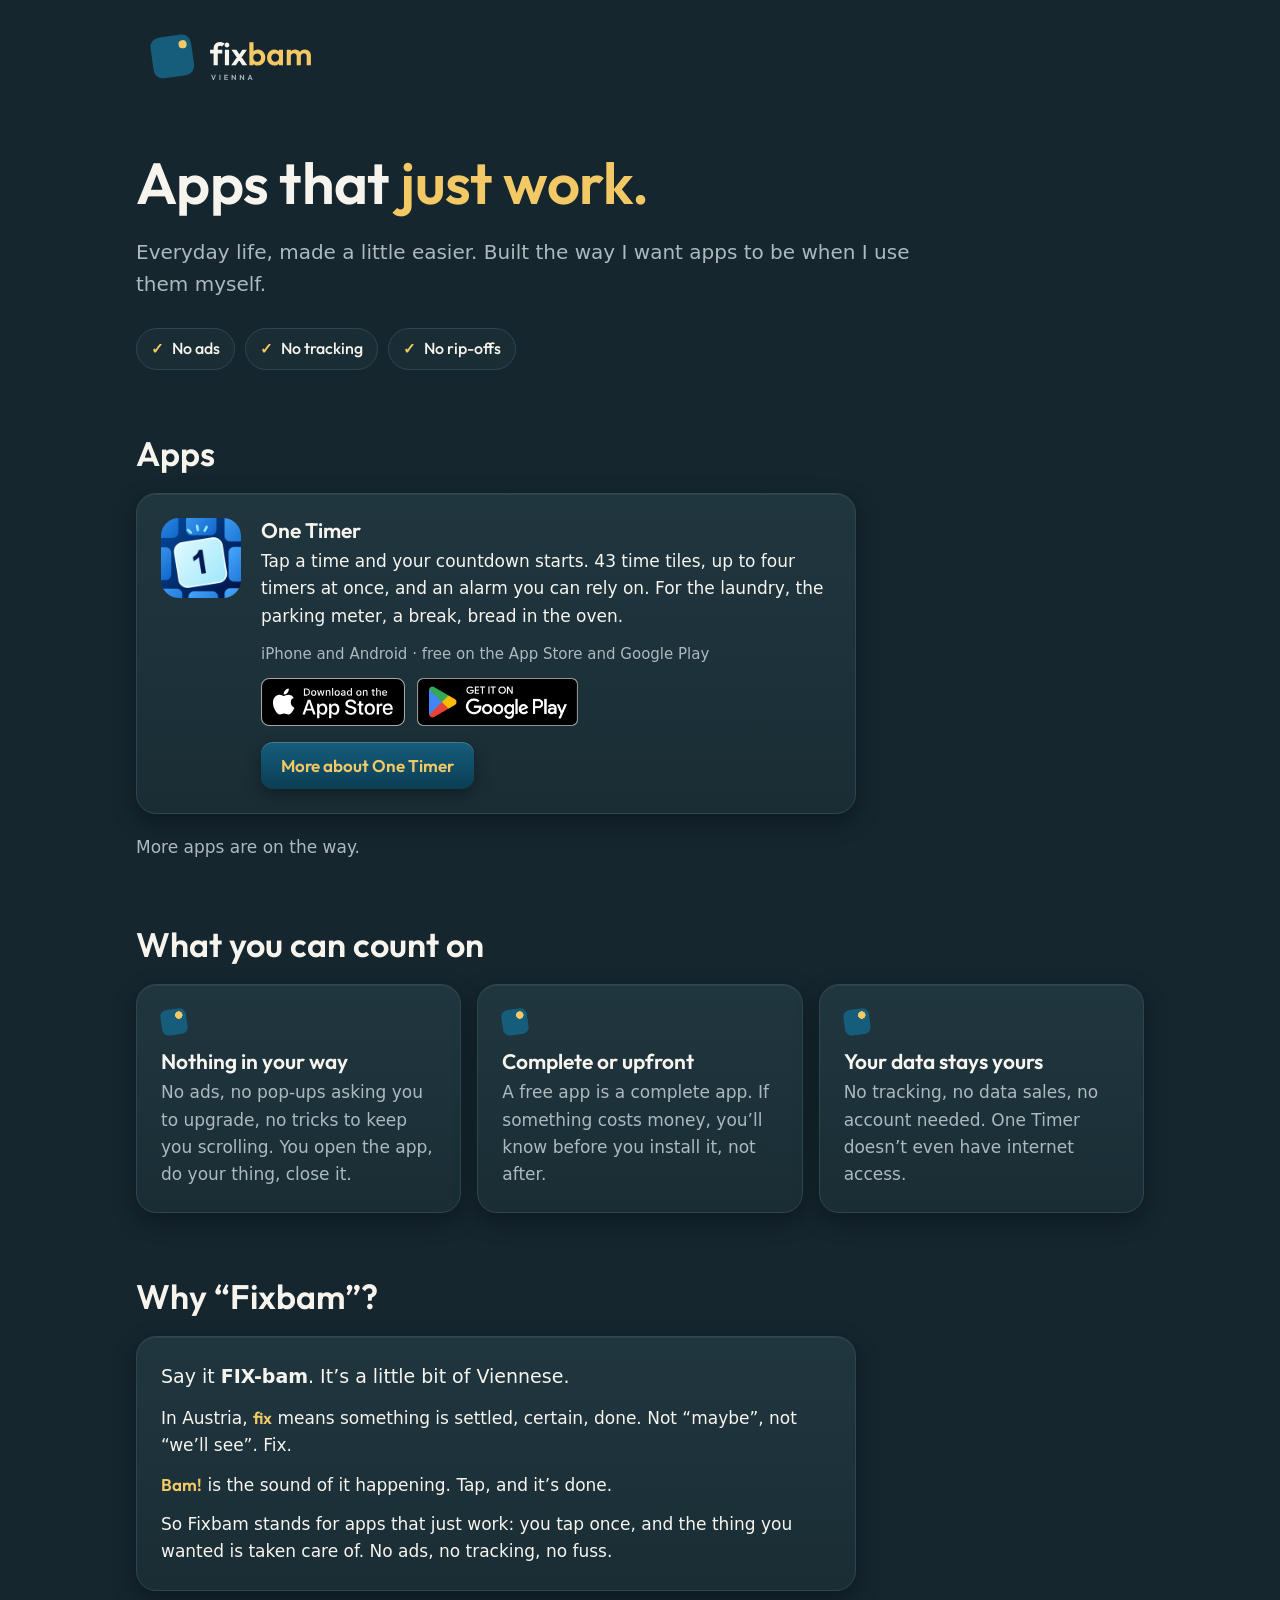
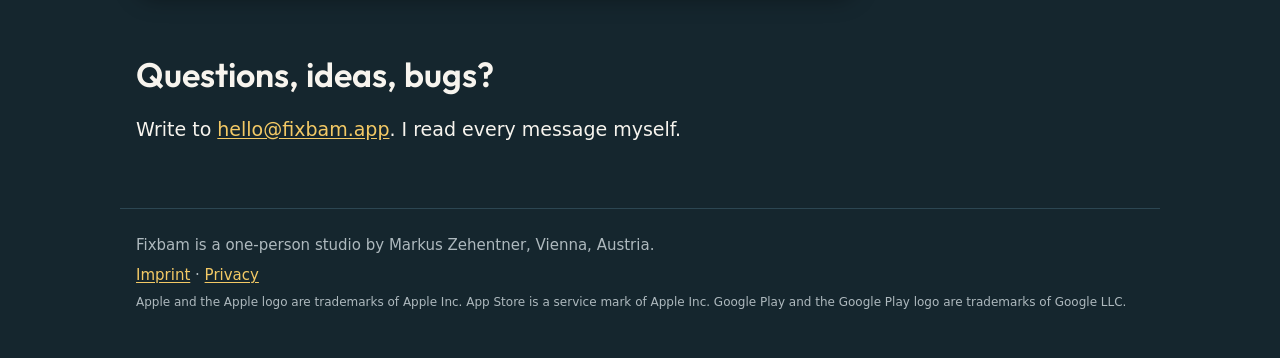
<file: index.html>
<!doctype html>
<html lang="en">
<head>
<meta charset="utf-8">
<meta name="viewport" content="width=device-width, initial-scale=1">
<title>Fixbam – Apps that just work</title>
<meta name="description" content="Fixbam makes apps that make everyday life easier. No ads, no tracking, no rip-offs.">
<meta name="theme-color" content="#15262E">
<meta property="og:title" content="Fixbam – Apps that just work">
<meta property="og:description" content="No ads, no tracking, no rip-offs.">
<meta property="og:image" content="https://fixbam.app/assets/og.png">
<meta property="og:url" content="https://fixbam.app/">
<link rel="icon" href="favicon.svg?v=3" type="image/svg+xml">
<link rel="icon" href="favicon-32.png?v=3" type="image/png" sizes="32x32">
<link rel="apple-touch-icon" href="apple-touch-icon.png?v=3">
<link rel="manifest" href="manifest.webmanifest">
<link rel="stylesheet" href="assets/style.css?v=4">
</head>
<body>
<a class="skip" href="#content">Skip to content</a>
<header class="top">
  <a class="logo" href="./"><img src="assets/logo.svg" alt="Fixbam Vienna" width="190" height="74"></a>
</header>
<main id="content">
<section class="hero">
  <h1>Apps that <em>just work.</em></h1>
  <p class="lead">Everyday life, made a little easier. Built the way I want apps to be when I use them myself.</p>
  <ul class="no">
    <li>No ads</li>
    <li>No tracking</li>
    <li>No rip-offs</li>
  </ul>
</section>

<section>
  <h2>Apps</h2>
  <div class="card app">
    <img src="assets/one-timer.png" alt="" width="80" height="80">
    <div>
      <h3>One Timer</h3>
      <p>Tap a time and your countdown starts. 43 time tiles, up to four timers at once, and an alarm you can rely on. For the laundry, the parking meter, a break, bread in the oven.</p>
      <p class="meta">iPhone and Android · free on the App Store and Google Play</p>
      <div class="stores">
        <a class="badge" href="https://apps.apple.com/app/id6836552961"><img src="assets/badges/app-store-en.svg" alt="Download on the App Store" height="48"></a>
        <a class="badge" href="https://play.google.com/store/apps/details?id=info.zehentner.oneclicktimer"><img src="assets/badges/google-play-en.png" alt="Get it on Google Play" height="48"></a>
      </div>
      <a class="btn" href="/one-timer-app/en/">More about One Timer</a>
    </div>
  </div>
  <p class="more">More apps are on the way.</p>
</section>

<section>
  <h2>What you can count on</h2>
  <div class="grid">
    <div class="card"><h3>Nothing in your way</h3><p>No ads, no pop-ups asking you to upgrade, no tricks to keep you scrolling. You open the app, do your thing, close it.</p></div>
    <div class="card"><h3>Complete or upfront</h3><p>A free app is a complete app. If something costs money, you’ll know before you install it, not after.</p></div>
    <div class="card"><h3>Your data stays yours</h3><p>No tracking, no data sales, no account needed. One Timer doesn’t even have internet access.</p></div>
  </div>
</section>

<section class="name" id="name">
  <h2>Why “Fixbam”?</h2>
  <div class="card">
    <p class="say">Say it <strong>FIX-bam</strong>. It’s a little bit of Viennese.</p>
    <p>In Austria, <em>fix</em> means something is settled, certain, done. Not “maybe”, not “we’ll see”. Fix.</p>
    <p><em>Bam!</em> is the sound of it happening. Tap, and it’s done.</p>
    <p>So Fixbam stands for apps that just work: you tap once, and the thing you wanted is taken care of. No ads, no tracking, no fuss.</p>
  </div>
</section>

<section class="contact">
  <h2>Questions, ideas, bugs?</h2>
  <p>Write to <a href="mailto:hello@fixbam.app">hello@fixbam.app</a>. I read every message myself.</p>
</section>
</main>
<footer class="foot">
  <p>Fixbam is a one-person studio by Markus Zehentner, Vienna, Austria.</p>
  <p><a href="imprint.html">Imprint</a> · <a href="privacy.html">Privacy</a></p>
  <p class="tm">Apple and the Apple logo are trademarks of Apple Inc. App Store is a service mark of Apple Inc. Google Play and the Google Play logo are trademarks of Google LLC.</p>
</footer>
</body>
</html>
</file>
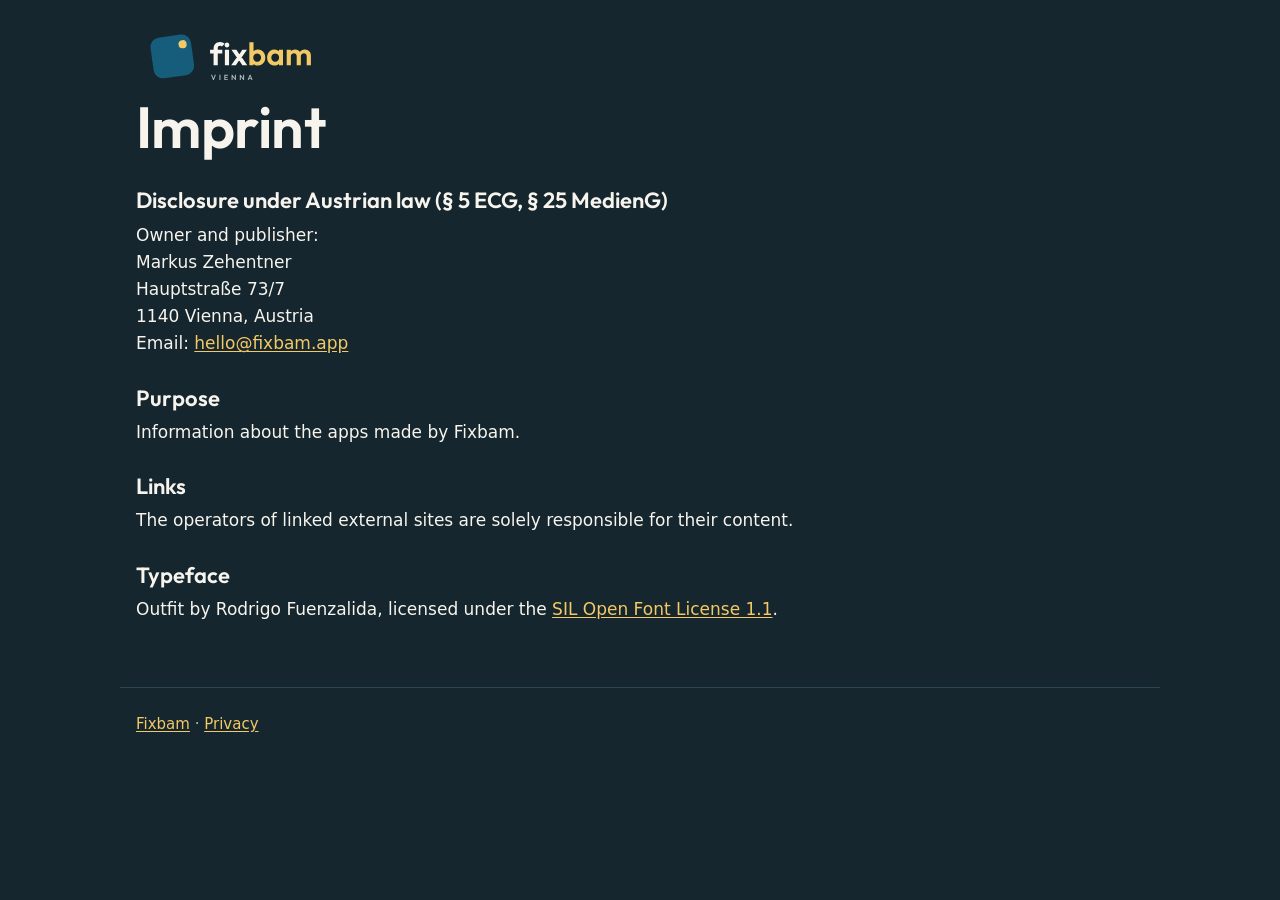
<file: imprint.html>
<!doctype html>
<html lang="en">
<head>
<meta charset="utf-8">
<meta name="viewport" content="width=device-width, initial-scale=1">
<title>Imprint – Fixbam</title>
<meta name="theme-color" content="#15262E">
<link rel="icon" href="favicon.svg?v=3" type="image/svg+xml">
<link rel="icon" href="favicon-32.png?v=3" type="image/png" sizes="32x32">
<link rel="apple-touch-icon" href="apple-touch-icon.png?v=3">
<link rel="manifest" href="manifest.webmanifest">
<link rel="stylesheet" href="assets/style.css?v=3">
</head>
<body>
<header class="top">
  <a class="logo" href="./"><img src="assets/logo.svg" alt="Fixbam Vienna" width="190" height="74"></a>
</header>
<main>
<article class="legal">
  <h1>Imprint</h1>
  <h2>Disclosure under Austrian law (§ 5 ECG, § 25 MedienG)</h2>
  <p>Owner and publisher:<br>Markus Zehentner<br>Hauptstraße 73/7<br>1140 Vienna, Austria<br>Email: <a href="mailto:hello@fixbam.app">hello@fixbam.app</a></p>
  <h2>Purpose</h2>
  <p>Information about the apps made by Fixbam.</p>
  <h2>Links</h2>
  <p>The operators of linked external sites are solely responsible for their content.</p>
  <h2>Typeface</h2>
  <p>Outfit by Rodrigo Fuenzalida, licensed under the <a href="https://openfontlicense.org">SIL Open Font License 1.1</a>.</p>
</article>
</main>
<footer class="foot">
  <p><a href="./">Fixbam</a> · <a href="privacy.html">Privacy</a></p>
</footer>
</body>
</html>
</file>
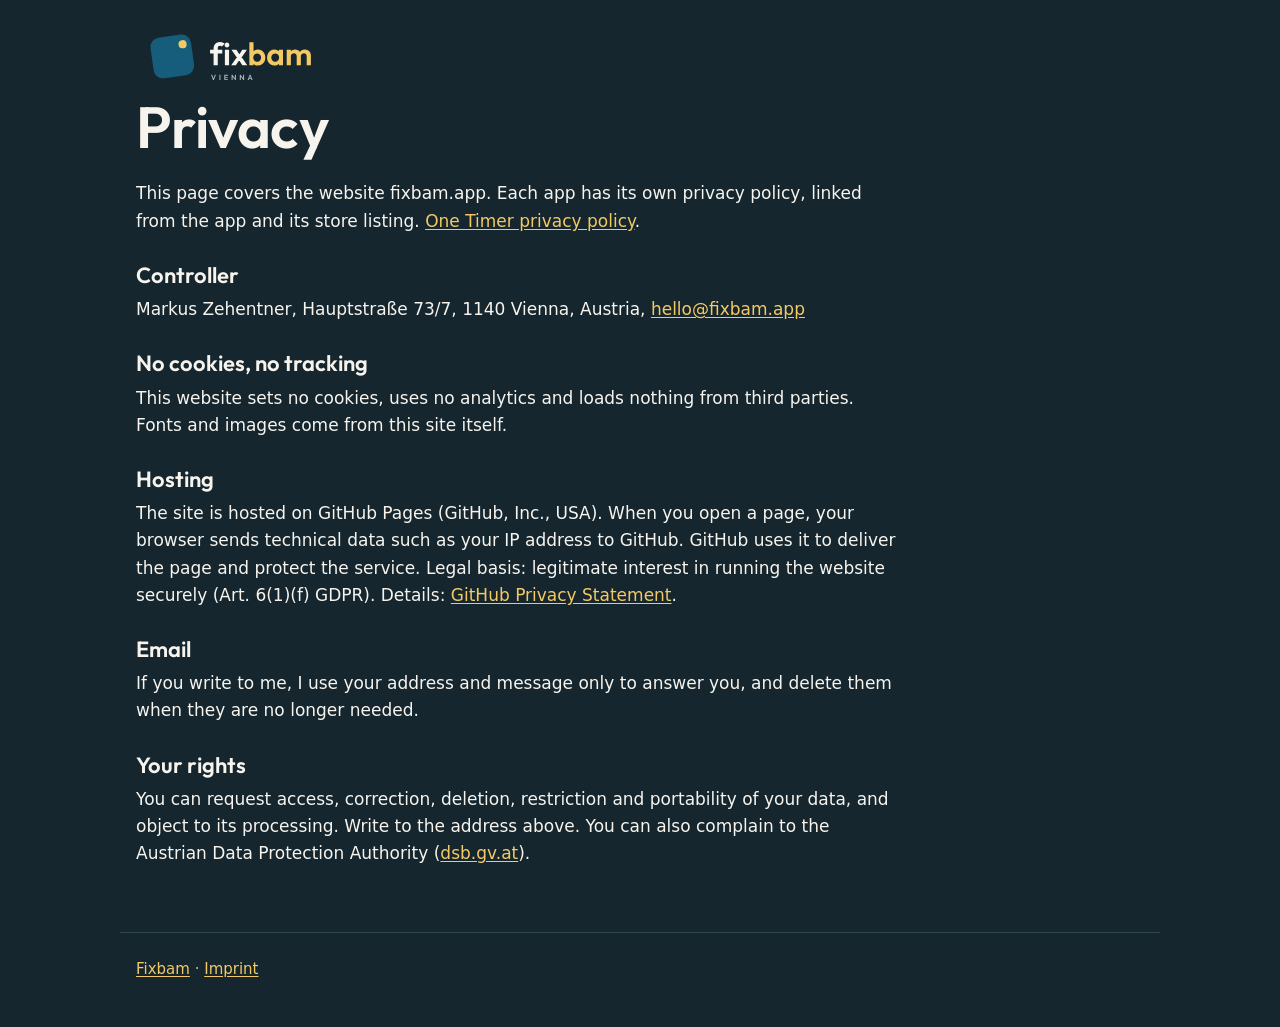
<file: privacy.html>
<!doctype html>
<html lang="en">
<head>
<meta charset="utf-8">
<meta name="viewport" content="width=device-width, initial-scale=1">
<title>Privacy – Fixbam</title>
<meta name="theme-color" content="#15262E">
<link rel="icon" href="favicon.svg?v=3" type="image/svg+xml">
<link rel="icon" href="favicon-32.png?v=3" type="image/png" sizes="32x32">
<link rel="apple-touch-icon" href="apple-touch-icon.png?v=3">
<link rel="manifest" href="manifest.webmanifest">
<link rel="stylesheet" href="assets/style.css?v=3">
</head>
<body>
<header class="top">
  <a class="logo" href="./"><img src="assets/logo.svg" alt="Fixbam Vienna" width="190" height="74"></a>
</header>
<main>
<article class="legal">
  <h1>Privacy</h1>
  <p>This page covers the website fixbam.app. Each app has its own privacy policy, linked from the app and its store listing. <a href="/one-timer-app/en/privacy.html">One Timer privacy policy</a>.</p>
  <h2>Controller</h2>
  <p>Markus Zehentner, Hauptstraße 73/7, 1140 Vienna, Austria, <a href="mailto:hello@fixbam.app">hello@fixbam.app</a></p>
  <h2>No cookies, no tracking</h2>
  <p>This website sets no cookies, uses no analytics and loads nothing from third parties. Fonts and images come from this site itself.</p>
  <h2>Hosting</h2>
  <p>The site is hosted on GitHub Pages (GitHub, Inc., USA). When you open a page, your browser sends technical data such as your IP address to GitHub. GitHub uses it to deliver the page and protect the service. Legal basis: legitimate interest in running the website securely (Art. 6(1)(f) GDPR). Details: <a href="https://docs.github.com/en/site-policy/privacy-policies/github-general-privacy-statement">GitHub Privacy Statement</a>.</p>
  <h2>Email</h2>
  <p>If you write to me, I use your address and message only to answer you, and delete them when they are no longer needed.</p>
  <h2>Your rights</h2>
  <p>You can request access, correction, deletion, restriction and portability of your data, and object to its processing. Write to the address above. You can also complain to the Austrian Data Protection Authority (<a href="https://www.dsb.gv.at">dsb.gv.at</a>).</p>

</article>
</main>
<footer class="foot">
  <p><a href="./">Fixbam</a> · <a href="imprint.html">Imprint</a></p>
</footer>
</body>
</html>
</file>
<file: assets/style.css>
/* Fixbam: Anthrazit, Petrol, Gold (Signature Dark, docs/THEMES.md) */
@font-face { font-family: "Outfit"; src: url("outfit.woff2") format("woff2"); font-weight: 100 900; font-display: swap; }

:root {
  --bg: #15262E; --ink: #F7F4EE; --muted: #AEB9BE;
  --card-top: #20363F; --card-bottom: #1A2D35; --card-border: #2C4652;
  --petrol: #165D7B; --petrol-dark: #0A3E54; --gold: #F3C965;
  --shadow: 0 1px 0 rgba(255,255,255,.06) inset, 0 8px 22px rgba(0,0,0,.35);
  color-scheme: dark;
}

* { box-sizing: border-box; }
html { -webkit-text-size-adjust: 100%; }
body {
  margin: 0; background: var(--bg); color: var(--ink);
  font: 17px/1.6 system-ui, -apple-system, "Segoe UI", Roboto, sans-serif;
}
a { color: var(--gold); text-underline-offset: 2px; }
img { max-width: 100%; height: auto; display: block; }
h1, h2, h3 { font-family: "Outfit", system-ui, sans-serif; font-weight: 600; line-height: 1.15; }
h1 { font-size: clamp(36px, 6.5vw, 58px); margin: 0 0 20px; letter-spacing: -.01em; }
h1 em { font-style: normal; color: var(--gold); }
h2 { font-size: clamp(26px, 4vw, 34px); margin: 0 0 20px; }
h3 { font-size: 21px; margin: 0 0 6px; }

.skip { position: absolute; left: -9999px; }
.skip:focus { left: 16px; top: 16px; background: var(--card-top); padding: 8px 12px; border-radius: 8px; z-index: 10; }

.top, main, .foot { max-width: 1040px; margin: 0 auto; padding-left: 16px; padding-right: 16px; }
.top { display: flex; align-items: center; justify-content: space-between; gap: 16px; padding-top: 20px; }
.top .logo img { width: 190px; }
.lang { font-size: 15px; }

main > section { margin: 64px 0; }
.hero { margin-top: 56px !important; max-width: 46em; }
.lead { font-size: 20px; color: var(--muted); margin: 0; }
.no { list-style: none; padding: 0; margin: 28px 0 0; display: flex; flex-wrap: wrap; gap: 10px; }
.no li {
  font-family: "Outfit", sans-serif; font-weight: 500; font-size: 16px;
  padding: 7px 14px; border-radius: 999px; border: 1px solid var(--card-border); background: var(--card-bottom);
}
.no li::before { content: "✓"; color: var(--gold); margin-right: 8px; font-size: 15px; font-weight: 700; }

.card {
  background: linear-gradient(var(--card-top), var(--card-bottom));
  border: 1px solid var(--card-border); border-radius: 20px; box-shadow: var(--shadow); padding: 24px;
}
.app { display: grid; grid-template-columns: 80px 1fr; gap: 20px; align-items: start; max-width: 720px; }
.app img { width: 80px; height: 80px; border-radius: 18px; }
.app p { margin: 0 0 12px; }
.app .stores { display: flex; flex-wrap: wrap; align-items: center; gap: 12px; margin: 0 0 12px; }
.app .badge { display: inline-block; line-height: 0; }
.app .badge img { width: auto; height: 48px; border-radius: 0; }
.tm { font-size: 12px; color: var(--muted); }
.app .meta { font-size: 15px; color: var(--muted); }
.btn {
  display: inline-block; margin-top: 4px; padding: 10px 20px; border-radius: 12px;
  background: linear-gradient(var(--petrol), var(--petrol-dark)); color: var(--gold);
  font-family: "Outfit", sans-serif; font-weight: 600; font-size: 17px; text-decoration: none;
  box-shadow: 0 1px 0 rgba(255,255,255,.18) inset, 0 6px 16px rgba(0,0,0,.35);
  transition: transform .08s, box-shadow .08s;
}
.btn:active { transform: translateY(2px); box-shadow: 0 1px 0 rgba(255,255,255,.18) inset, 0 2px 6px rgba(0,0,0,.35); }
.more { color: var(--muted); margin: 20px 0 0; }

.grid { display: grid; grid-template-columns: 1fr; gap: 16px; }
@media (min-width: 760px) { .grid { grid-template-columns: repeat(3, 1fr); } }
.grid p { margin: 0; color: var(--muted); }
.grid h3::before {
  content: ""; display: block; width: 26px; height: 26px; margin-bottom: 14px; border-radius: 7px;
  background: radial-gradient(circle at 72% 26%, var(--gold) 0 3.5px, transparent 4px), var(--petrol);
  transform: rotate(-8deg);
}

.name .card { max-width: 720px; }
.name p { margin: 0 0 12px; }
.name p:last-child { margin: 0; }
.name em { font-style: normal; color: var(--gold); font-family: "Outfit", sans-serif; font-weight: 600; }
.name .say { font-size: 19px; }

.contact p { margin: 0; font-size: 19px; }

.legal { max-width: 760px; }
.legal h2 { font-size: 22px; margin: 28px 0 8px; }
.legal p, .legal ul { margin: 0 0 12px; }
.legal hr { border: 0; border-top: 1px solid var(--card-border); margin: 40px 0; }

.foot { padding-top: 24px; padding-bottom: 40px; border-top: 1px solid var(--card-border); margin-top: 64px; font-size: 15px; color: var(--muted); }
.foot p { margin: 0 0 6px; }
</file>
